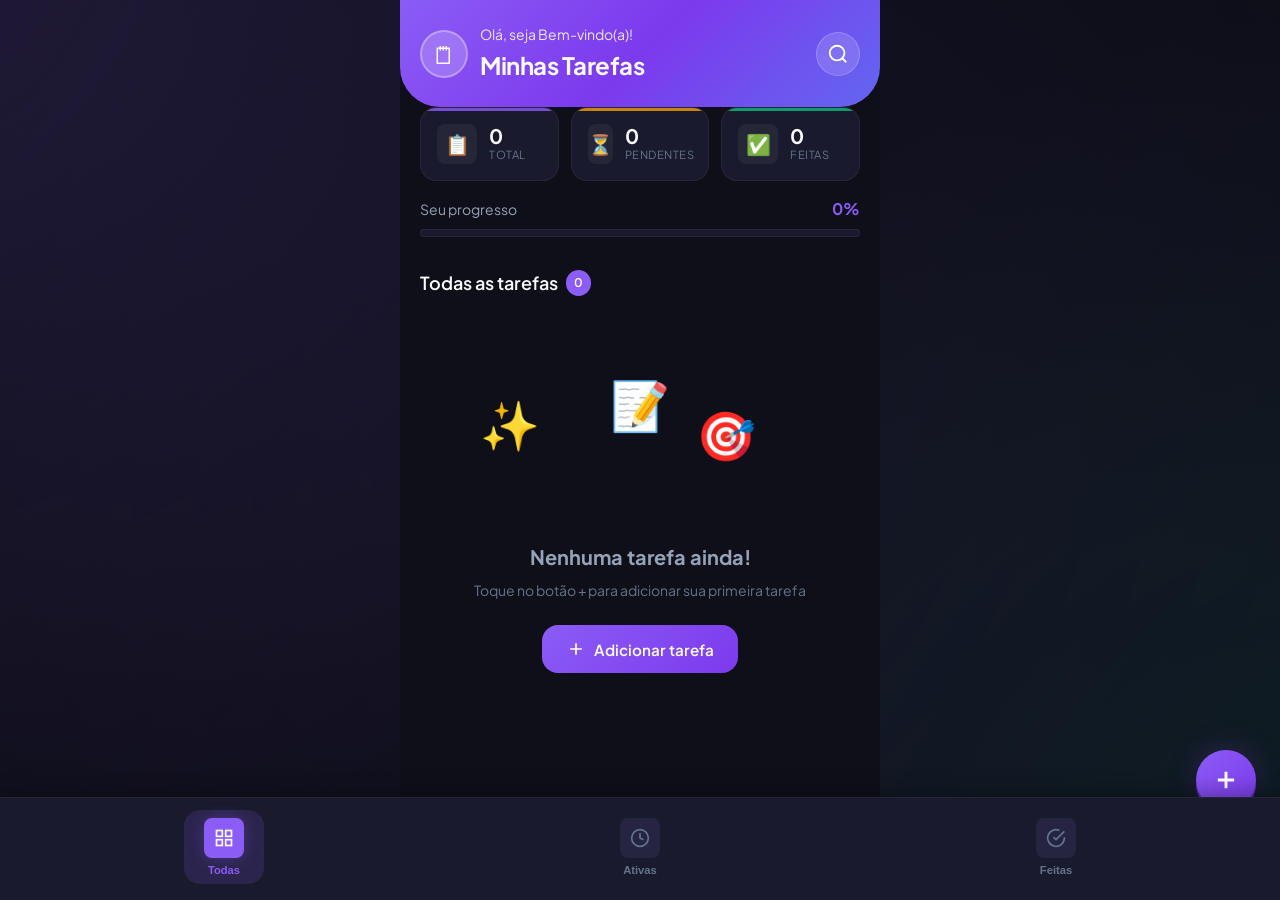
<file: index.html>
<!DOCTYPE html>
<html lang="pt-BR">
<head>
    <meta charset="UTF-8">
    <meta name="viewport" content="width=device-width, initial-scale=1.0, maximum-scale=1.0, user-scalable=no">
    <meta name="theme-color" content="#8B5CF6">
    <meta name="description" content="Gerenciador de tarefas offline - Organize suas tarefas em qualquer lugar">
    <meta name="apple-mobile-web-app-capable" content="yes">
    <meta name="apple-mobile-web-app-status-bar-style" content="black-translucent">
    <meta name="apple-mobile-web-app-title" content="Minhas Tarefas">
    <title>Minhas Tarefas</title>
    
    <!-- manifest -->
    <link rel="manifest" href="manifest.json">
    <link rel="icon" type="image/svg+xml" href="data:image/svg+xml,<svg xmlns='http://www.w3.org/2000/svg' viewBox='0 0 100 100'><rect fill='%238B5CF6' rx='20' width='100' height='100'/><text x='50' y='65' font-size='50' text-anchor='middle' fill='white'>📝</text></svg>">
    <link rel="apple-touch-icon" href="data:image/svg+xml,<svg xmlns='http://www.w3.org/2000/svg' viewBox='0 0 100 100'><rect fill='%238B5CF6' rx='20' width='100' height='100'/><text x='50' y='65' font-size='50' text-anchor='middle' fill='white'>📝</text></svg>">
    
    <!-- fontes -->
    <link rel="preconnect" href="https://fonts.googleapis.com">
    <link rel="preconnect" href="https://fonts.gstatic.com" crossorigin>
    <link href="https://fonts.googleapis.com/css2?family=Plus+Jakarta+Sans:wght@400;500;600;700;800&display=swap" rel="stylesheet">
    
    <!-- estilização -->
    <link rel="stylesheet" href="styles.css">
</head>
<body>
    <div class="app-container">
        <!-- header  -->
        <header class="app-header">
            <div class="header-bg"></div>
            <div class="header-content">
                <div class="header-left">
                    <div class="avatar">
                        <span>🗒</span>
                    </div>
                    <div class="header-text">
                        <p class="greeting">Olá, seja Bem-vindo(a)!</p>
                        <h1>Minhas Tarefas</h1>
                    </div>
                </div>
                <button class="search-btn" id="searchBtn" aria-label="Buscar">
                    <svg width="22" height="22" viewBox="0 0 24 24" fill="none" stroke="currentColor" stroke-width="2">
                        <circle cx="11" cy="11" r="8"></circle>
                        <path d="m21 21-4.35-4.35"></path>
                    </svg>
                </button>
            </div>
            <div class="search-bar" id="searchBar">
                <input type="text" id="searchInput" placeholder="Buscar tarefas...">
                <button class="close-search" id="closeSearch">
                    <svg width="20" height="20" viewBox="0 0 24 24" fill="none" stroke="currentColor" stroke-width="2">
                        <path d="M18 6 6 18M6 6l12 12"></path>
                    </svg>
                </button>
            </div>
        </header>

        <!-- cards de resumo -->
        <div class="summary-cards">
            <div class="summary-card total">
                <div class="card-icon">📋</div>
                <div class="card-info">
                    <span class="card-number" id="totalCount">0</span>
                    <span class="card-label">Total</span>
                </div>
            </div>
            <div class="summary-card active">
                <div class="card-icon">⏳</div>
                <div class="card-info">
                    <span class="card-number" id="activeCount">0</span>
                    <span class="card-label">Pendentes</span>
                </div>
            </div>
            <div class="summary-card completed">
                <div class="card-icon">✅</div>
                <div class="card-info">
                    <span class="card-number" id="completedCount">0</span>
                    <span class="card-label">Feitas</span>
                </div>
            </div>
        </div>

        <!-- barra de progresso -->
        <div class="progress-section">
            <div class="progress-header">
                <span>Seu progresso</span>
                <span class="progress-percent" id="progressPercent">0%</span>
            </div>
            <div class="progress-bar">
                <div class="progress-fill" id="progressFill"></div>
            </div>
        </div>

        <!-- titulo -->
        <div class="section-header">
            <h2>
                <span id="filterTitle">Todas as tarefas</span>
                <span class="count-badge" id="sectionCount">0</span>
            </h2>
        </div>

        <!-- lista de tarefas -->
        <main class="task-list" id="taskList">
            <!-- as tarefas vao ser exibidas aqui -->
        </main>

        <!-- estado vazio -->
        <div class="empty-state" id="emptyState">
            <div class="empty-illustration">
                <div class="floating-task">📝</div>
                <div class="floating-task delay-1">✨</div>
                <div class="floating-task delay-2">🎯</div>
            </div>
            <h2>Nenhuma tarefa ainda!</h2>
            <p>Toque no botão + para adicionar sua primeira tarefa</p>
            <button class="add-first-btn" id="addFirstBtn">
                <svg width="20" height="20" viewBox="0 0 24 24" fill="none" stroke="currentColor" stroke-width="2">
                    <path d="M12 5v14M5 12h14"></path>
                </svg>
                Adicionar tarefa
            </button>
        </div>

        <!-- parte de cima, cabeçalho -->
        <nav class="bottom-nav">
            <button class="nav-tab active" data-filter="all">
                <div class="tab-icon">
                    <svg width="20" height="20" viewBox="0 0 24 24" fill="none" stroke="currentColor" stroke-width="2">
                        <rect x="3" y="3" width="7" height="7"></rect>
                        <rect x="14" y="3" width="7" height="7"></rect>
                        <rect x="14" y="14" width="7" height="7"></rect>
                        <rect x="3" y="14" width="7" height="7"></rect>
                    </svg>
                </div>
                <span class="tab-label">Todas</span>
            </button>
            <button class="nav-tab" data-filter="active">
                <div class="tab-icon">
                    <svg width="20" height="20" viewBox="0 0 24 24" fill="none" stroke="currentColor" stroke-width="2">
                        <circle cx="12" cy="12" r="10"></circle>
                        <polyline points="12,6 12,12 16,14"></polyline>
                    </svg>
                </div>
                <span class="tab-label">Ativas</span>
            </button>
            <button class="nav-tab" data-filter="completed">
                <div class="tab-icon">
                    <svg width="20" height="20" viewBox="0 0 24 24" fill="none" stroke="currentColor" stroke-width="2">
                        <path d="M22 11.08V12a10 10 0 1 1-5.93-9.14"></path>
                        <polyline points="22,4 12,14.01 9,11.01"></polyline>
                    </svg>
                </div>
                <span class="tab-label">Feitas</span>
            </button>
        </nav>
        <!-- botão de ação flutuante -->
        <button class="fab" id="addTaskBtn" aria-label="Adicionar tarefa">
            <svg width="28" height="28" viewBox="0 0 24 24" fill="none" stroke="currentColor" stroke-width="2.5">
                <path d="M12 5v14M5 12h14"></path>
            </svg>
        </button>
    </div>

    <!--criação/edição tarefas -->
    <div class="modal-overlay" id="modalOverlay">
        <div class="modal">
            <div class="modal-header">
                <div class="modal-icon" id="modalIcon">
                    <svg width="24" height="24" viewBox="0 0 24 24" fill="none" stroke="currentColor" stroke-width="2">
                        <path d="M12 5v14M5 12h14"></path>
                    </svg>
                </div>
                <h2 id="modalTitle">Nova Tarefa</h2>
                <button class="modal-close" id="modalClose" aria-label="Fechar">
                    <svg width="24" height="24" viewBox="0 0 24 24" fill="none" stroke="currentColor" stroke-width="2">
                        <path d="M18 6 6 18M6 6l12 12"></path>
                    </svg>
                </button>
            </div>
            <form id="taskForm">
                <input type="hidden" id="taskId">
                <div class="form-group">
                    <label for="taskTitle">
                        <svg width="16" height="16" viewBox="0 0 24 24" fill="none" stroke="currentColor" stroke-width="2">
                            <path d="M11 4H4a2 2 0 0 0-2 2v14a2 2 0 0 0 2 2h14a2 2 0 0 0 2-2v-7"></path>
                            <path d="M18.5 2.5a2.121 2.121 0 0 1 3 3L12 15l-4 1 1-4 9.5-9.5z"></path>
                        </svg>
                        Título *
                    </label>
                    <input type="text" id="taskTitle" placeholder="O que você precisa fazer?" required>
                </div>
                <div class="form-group">
                    <label for="taskCategory">
                        <svg width="16" height="16" viewBox="0 0 24 24" fill="none" stroke="currentColor" stroke-width="2">
                            <path d="M22 19a2 2 0 0 1-2 2H4a2 2 0 0 1-2-2V5a2 2 0 0 1 2-2h5l2 3h9a2 2 0 0 1 2 2z"></path>
                        </svg>
                        Categoria
                    </label>
                    <div class="category-select">
                        <select id="taskCategory">
                            <option value="">Selecione...</option>
                            <option value="personal">👤 Pessoal</option>
                            <option value="work">💼 Trabalho</option>
                            <option value="shopping">🛒 Compras</option>
                            <option value="health">💪 Saúde</option>
                            <option value="study">📚 Estudos</option>
                            <option value="other">📌 Outro</option>
                        </select>
                    </div>
                </div>
                <div class="form-group">
                    <label for="taskDueDate">
                        <svg width="16" height="16" viewBox="0 0 24 24" fill="none" stroke="currentColor" stroke-width="2">
                            <rect x="3" y="4" width="18" height="18" rx="2" ry="2"></rect>
                            <line x1="16" y1="2" x2="16" y2="6"></line>
                            <line x1="8" y1="2" x2="8" y2="6"></line>
                            <line x1="3" y1="10" x2="21" y2="10"></line>
                        </svg>
                        Data de vencimento
                    </label>
                    <input type="date" id="taskDueDate">
                </div>
                <div class="form-actions">
                    <button type="button" class="btn btn-secondary" id="cancelBtn">Cancelar</button>
                    <button type="submit" class="btn btn-primary">
                        <svg width="18" height="18" viewBox="0 0 24 24" fill="none" stroke="currentColor" stroke-width="2">
                            <polyline points="20,6 9,17 4,12"></polyline>
                        </svg>
                        Salvar
                    </button>
                </div>
                <button type="button" class="btn btn-danger delete-btn" id="deleteBtn">
                    <svg width="18" height="18" viewBox="0 0 24 24" fill="none" stroke="currentColor" stroke-width="2">
                        <polyline points="3,6 5,6 21,6"></polyline>
                        <path d="M19 6v14a2 2 0 0 1-2 2H7a2 2 0 0 1-2-2V6m3 0V4a2 2 0 0 1 2-2h4a2 2 0 0 1 2 2v2"></path>
                    </svg>
                    Excluir Tarefa
                </button>
            </form>
        </div>
    </div>

    <!-- confirmação de delete -->
    <div class="confirm-overlay" id="confirmOverlay">
        <div class="confirm-dialog">
            <div class="confirm-icon">🗑️</div>
            <h3>Confirmar exclusão</h3>
            <p>Tem certeza que deseja excluir esta tarefa?</p>
            <div class="confirm-actions">
                <button class="btn btn-secondary" id="confirmCancel">Cancelar</button>
                <button class="btn btn-danger" id="confirmDelete">Excluir</button>
            </div>
        </div>
    </div>

    <!-- notificação --> 
    <div class="toast" id="toast">
        <span class="toast-message" id="toastMessage"></span>
    </div>

    <script src="app.js"></script>
</body>
</html>
</file>
<file: styles.css>
:root {
    --primary: #8B5CF6;
    --primary-dark: #7C3AED;
    --primary-light: #A78BFA;
    --primary-glow: rgba(139, 92, 246, 0.3);
    --secondary: #10B981;
    --secondary-dark: #059669;
    --background: #0F0F1A;
    --surface: #1A1A2E;
    --surface-elevated: #252542;
    --text-primary: #F8FAFC;
    --text-secondary: #94A3B8;
    --text-muted: #64748B;
    --danger: #EF4444;
    --danger-light: #FEE2E2;
    --warning: #F59E0B;
    --warning-light: #FEF3C7;
    --shadow-sm: 0 2px 4px rgba(0, 0, 0, 0.3);
    --shadow-md: 0 4px 12px rgba(0, 0, 0, 0.4);
    --shadow-lg: 0 8px 24px rgba(0, 0, 0, 0.5);
    --shadow-glow: 0 0 20px var(--primary-glow);
    --radius-sm: 8px;
    --radius-md: 16px;
    --radius-lg: 24px;
    --radius-full: 9999px;
    --transition: all 0.3s cubic-bezier(0.4, 0, 0.2, 1);
}

*, *::before, *::after {
    box-sizing: border-box;
    margin: 0;
    padding: 0;
}

html {
    font-size: 16px;
    -webkit-font-smoothing: antialiased;
    -moz-osx-font-smoothing: grayscale;
}

body {
    font-family: 'Plus Jakarta Sans', system-ui, -apple-system, sans-serif;
    background: var(--background);
    color: var(--text-primary);
    line-height: 1.5;
    min-height: 100vh;
    overflow-x: hidden;
}

body::before {
    content: '';
    position: fixed;
    top: -50%;
    left: -50%;
    width: 200%;
    height: 200%;
    background: 
        radial-gradient(circle at 20% 20%, rgba(139, 92, 246, 0.15) 0%, transparent 40%),
        radial-gradient(circle at 80% 80%, rgba(16, 185, 129, 0.1) 0%, transparent 40%),
        radial-gradient(circle at 50% 50%, rgba(139, 92, 246, 0.05) 0%, transparent 50%);
    pointer-events: none;
    z-index: -1;
}

.app-container {
    max-width: 480px;
    margin: 0 auto;
    min-height: 100vh;
    padding-bottom: 100px;
    position: relative;
}

.app-header {
    position: sticky;
    top: 0;
    z-index: 100;
    padding: 1rem 1.25rem 1.5rem;
}

.header-bg {
    position: absolute;
    top: 0;
    left: 0;
    right: 0;
    bottom: 0;
    background: linear-gradient(135deg, var(--primary) 0%, var(--primary-dark) 50%, #6366F1 100%);
    border-radius: 0 0 40px 40px;
    z-index: -1;
}

.header-content {
    display: flex;
    justify-content: space-between;
    align-items: center;
    margin-top: 0.5rem;
}

.header-left {
    display: flex;
    align-items: center;
    gap: 0.75rem;
}

.avatar {
    width: 48px;
    height: 48px;
    background: rgba(255, 255, 255, 0.2);
    border-radius: var(--radius-full);
    display: flex;
    align-items: center;
    justify-content: center;
    font-size: 1.5rem;
    backdrop-filter: blur(10px);
    border: 2px solid rgba(255, 255, 255, 0.3);
}

.header-text .greeting {
    font-size: 0.875rem;
    opacity: 0.9;
    margin-bottom: 0.125rem;
}

.header-text h1 {
    font-size: 1.5rem;
    font-weight: 700;
    letter-spacing: -0.5px;
}

.search-btn {
    width: 44px;
    height: 44px;
    background: rgba(255, 255, 255, 0.15);
    border: 1px solid rgba(255, 255, 255, 0.2);
    border-radius: var(--radius-full);
    cursor: pointer;
    display: flex;
    align-items: center;
    justify-content: center;
    transition: var(--transition);
    color: white;
    backdrop-filter: blur(10px);
}

.search-btn:hover {
    background: rgba(255, 255, 255, 0.25);
    transform: scale(1.05);
}

.search-bar {
    display: none;
    margin-top: 1rem;
    animation: slideDown 0.3s ease;
}

.search-bar.active {
    display: flex;
    gap: 0.5rem;
}

.search-bar input {
    flex: 1;
    padding: 0.875rem 1.25rem;
    border: none;
    border-radius: var(--radius-md);
    font-size: 1rem;
    background: var(--surface);
    color: var(--text-primary);
    outline: none;
    font-family: inherit;
}

.search-bar input::placeholder {
    color: var(--text-muted);
}

.close-search {
    background: var(--surface-elevated);
    border: none;
    width: 44px;
    height: 44px;
    border-radius: var(--radius-md);
    color: var(--text-secondary);
    cursor: pointer;
    display: flex;
    align-items: center;
    justify-content: center;
    transition: var(--transition);
}

.close-search:hover {
    background: var(--danger);
    color: white;
}

@keyframes slideDown {
    from {
        opacity: 0;
        transform: translateY(-10px);
    }
    to {
        opacity: 1;
        transform: translateY(0);
    }
}


.summary-cards {
    display: flex;
    gap: 0.75rem;
    padding: 0 1.25rem;
    margin-bottom: 1rem;
}

.summary-card {
    flex: 1;
    background: var(--surface);
    border-radius: var(--radius-md);
    padding: 1rem;
    display: flex;
    align-items: center;
    gap: 0.75rem;
    border: 1px solid rgba(255, 255, 255, 0.05);
    transition: var(--transition);
    position: relative;
    overflow: hidden;
}

.summary-card::before {
    content: '';
    position: absolute;
    top: 0;
    left: 0;
    right: 0;
    height: 3px;
    background: var(--card-color, var(--primary));
    opacity: 0.8;
}

.summary-card.total { --card-color: #8B5CF6; }
.summary-card.active { --card-color: #F59E0B; }
.summary-card.completed { --card-color: #10B981; }

.summary-card:hover {
    transform: translateY(-2px);
    box-shadow: var(--shadow-md);
}

.card-icon {
    width: 40px;
    height: 40px;
    background: rgba(255, 255, 255, 0.05);
    border-radius: var(--radius-sm);
    display: flex;
    align-items: center;
    justify-content: center;
    font-size: 1.25rem;
}

.card-info {
    display: flex;
    flex-direction: column;
}

.card-number {
    font-size: 1.25rem;
    font-weight: 700;
    line-height: 1;
}

.card-label {
    font-size: 0.7rem;
    color: var(--text-muted);
    text-transform: uppercase;
    letter-spacing: 0.5px;
}


.progress-section {
    padding: 0 1.25rem 1rem;
}

.progress-header {
    display: flex;
    justify-content: space-between;
    align-items: center;
    margin-bottom: 0.5rem;
    font-size: 0.875rem;
    color: var(--text-secondary);
}

.progress-percent {
    font-weight: 700;
    color: var(--primary);
    font-size: 1rem;
}

.progress-bar {
    height: 8px;
    background: var(--surface);
    border-radius: var(--radius-full);
    overflow: hidden;
    border: 1px solid rgba(255, 255, 255, 0.05);
}

.progress-fill {
    height: 100%;
    background: linear-gradient(90deg, var(--primary) 0%, var(--secondary) 100%);
    border-radius: var(--radius-full);
    width: 0%;
    transition: width 0.5s cubic-bezier(0.4, 0, 0.2, 1);
    position: relative;
}

.progress-fill::after {
    content: '';
    position: absolute;
    top: 0;
    left: 0;
    right: 0;
    bottom: 0;
    background: linear-gradient(90deg, transparent 0%, rgba(255,255,255,0.3) 50%, transparent 100%);
    animation: shimmer 2s infinite;
}

@keyframes shimmer {
    0% { transform: translateX(-100%); }
    100% { transform: translateX(100%); }
}


.section-header {
    padding: 1rem 1.25rem 0.5rem;
}

.section-header h2 {
    font-size: 1.125rem;
    font-weight: 600;
    display: flex;
    align-items: center;
    gap: 0.5rem;
}

.count-badge {
    background: var(--primary);
    color: white;
    font-size: 0.75rem;
    padding: 0.25rem 0.5rem;
    border-radius: var(--radius-full);
    font-weight: 600;
}


.task-list {
    padding: 0.5rem 1.25rem;
    display: flex;
    flex-direction: column;
    gap: 0.75rem;
}

.task-card {
    background: var(--surface);
    border-radius: var(--radius-md);
    padding: 1rem 1.25rem;
    display: flex;
    align-items: center;
    gap: 1rem;
    cursor: pointer;
    transition: var(--transition);
    position: relative;
    overflow: hidden;
    border: 1px solid rgba(255, 255, 255, 0.03);
    animation: slideUp 0.4s ease forwards;
    opacity: 0;
}

.task-card:hover {
    transform: translateY(-3px);
    box-shadow: var(--shadow-lg);
    border-color: rgba(139, 92, 246, 0.3);
}

.task-card.completed {
    opacity: 0.6;
}

.task-card.completed .task-title {
    text-decoration: line-through;
    color: var(--text-muted);
}

.task-card.overdue:not(.completed) {
    border-left: 3px solid var(--warning);
    background: linear-gradient(90deg, rgba(245, 158, 11, 0.1) 0%, var(--surface) 30%);
}

@keyframes slideUp {
    from {
        opacity: 0;
        transform: translateY(20px);
    }
    to {
        opacity: 1;
        transform: translateY(0);
    }
}


.checkbox {
    width: 26px;
    height: 26px;
    min-width: 26px;
    border: 2px solid var(--primary-light);
    border-radius: var(--radius-full);
    cursor: pointer;
    display: flex;
    align-items: center;
    justify-content: center;
    transition: var(--transition);
    position: relative;
    background: transparent;
}

.checkbox:hover {
    border-color: var(--primary);
    box-shadow: 0 0 10px var(--primary-glow);
}

.checkbox.checked {
    background: linear-gradient(135deg, var(--secondary) 0%, var(--secondary-dark) 100%);
    border-color: var(--secondary);
    box-shadow: 0 0 15px rgba(16, 185, 129, 0.4);
}

.checkbox.checked::after {
    content: '✓';
    color: white;
    font-size: 14px;
    font-weight: bold;
    animation: checkPop 0.3s ease;
}

@keyframes checkPop {
    0% { transform: scale(0) rotate(-45deg); }
    50% { transform: scale(1.3) rotate(10deg); }
    100% { transform: scale(1) rotate(0); }
}


.task-content {
    flex: 1;
    min-width: 0;
}

.task-title {
    font-weight: 500;
    font-size: 0.95rem;
    margin-bottom: 0.375rem;
    word-break: break-word;
    transition: var(--transition);
}

.task-meta {
    display: flex;
    flex-wrap: wrap;
    gap: 0.5rem;
    align-items: center;
}

.category-badge {
    font-size: 0.7rem;
    padding: 0.25rem 0.625rem;
    border-radius: var(--radius-full);
    font-weight: 600;
    letter-spacing: 0.3px;
}

.category-badge.personal { 
    background: rgba(59, 130, 246, 0.2); 
    color: #60A5FA; 
}
.category-badge.work { 
    background: rgba(245, 158, 11, 0.2); 
    color: #FBBF24; 
}
.category-badge.shopping { 
    background: rgba(16, 185, 129, 0.2); 
    color: #34D399; 
}
.category-badge.health { 
    background: rgba(239, 68, 68, 0.2); 
    color: #F87171; 
}
.category-badge.study { 
    background: rgba(139, 92, 246, 0.2); 
    color: #A78BFA; 
}
.category-badge.other { 
    background: rgba(100, 116, 139, 0.2); 
    color: #94A3B8; 
}

.due-date {
    font-size: 0.7rem;
    color: var(--text-muted);
    display: flex;
    align-items: center;
    gap: 0.25rem;
    background: rgba(255, 255, 255, 0.05);
    padding: 0.25rem 0.5rem;
    border-radius: var(--radius-sm);
}

.due-date.overdue {
    color: var(--warning);
    background: rgba(245, 158, 11, 0.15);
}


.empty-state {
    display: none;
    text-align: center;
    padding: 3rem 1.5rem;
    color: var(--text-muted);
}

.empty-state.visible {
    display: block;
}

.empty-illustration {
    position: relative;
    height: 150px;
    margin-bottom: 1.5rem;
}

.floating-task {
    position: absolute;
    font-size: 3rem;
    animation: float 3s ease-in-out infinite;
    left: 50%;
    transform: translateX(-50%);
}

.floating-task:nth-child(1) { top: 0; }
.floating-task:nth-child(2) { top: 20px; left: 20%; animation-delay: 0.5s; }
.floating-task:nth-child(3) { top: 30px; left: 70%; animation-delay: 1s; }

.floating-task.delay-1 { animation-delay: 0.5s; }
.floating-task.delay-2 { animation-delay: 1s; }

@keyframes float {
    0%, 100% { transform: translateX(-50%) translateY(0); }
    50% { transform: translateX(-50%) translateY(-15px); }
}

.empty-state h2 {
    font-size: 1.25rem;
    color: var(--text-secondary);
    margin-bottom: 0.5rem;
}

.empty-state p {
    font-size: 0.875rem;
    margin-bottom: 1.5rem;
}

.add-first-btn {
    display: inline-flex;
    align-items: center;
    gap: 0.5rem;
    padding: 0.875rem 1.5rem;
    background: linear-gradient(135deg, var(--primary) 0%, var(--primary-dark) 100%);
    border: none;
    border-radius: var(--radius-md);
    color: white;
    font-size: 0.95rem;
    font-weight: 600;
    cursor: pointer;
    transition: var(--transition);
    font-family: inherit;
}

.add-first-btn:hover {
    transform: translateY(-2px);
    box-shadow: var(--shadow-glow);
}


.bottom-nav {
    position: fixed;
    bottom: 0;
    left: 0;
    right: 0;
    background: var(--surface);
    display: flex;
    justify-content: space-around;
    padding: 0.75rem 1rem 1rem;
    box-shadow: 0 -4px 20px rgba(0, 0, 0, 0.3);
    z-index: 100;
    border-top: 1px solid rgba(255, 255, 255, 0.05);
}

.nav-tab {
    display: flex;
    flex-direction: column;
    align-items: center;
    gap: 0.375rem;
    background: none;
    border: none;
    cursor: pointer;
    padding: 0.5rem 1.25rem;
    border-radius: var(--radius-md);
    transition: var(--transition);
    color: var(--text-muted);
}

.nav-tab:hover {
    background: rgba(139, 92, 246, 0.1);
}

.nav-tab.active {
    color: var(--primary);
    background: rgba(139, 92, 246, 0.15);
}

.nav-tab.active .tab-icon {
    background: var(--primary);
    color: white;
    box-shadow: 0 0 15px var(--primary-glow);
}

.tab-icon {
    width: 40px;
    height: 40px;
    background: var(--surface-elevated);
    border-radius: var(--radius-sm);
    display: flex;
    align-items: center;
    justify-content: center;
    transition: var(--transition);
}

.tab-label {
    font-size: 0.7rem;
    font-weight: 600;
}


.fab {
    position: fixed;
    bottom: 90px;
    right: 1.5rem;
    width: 60px;
    height: 60px;
    border-radius: var(--radius-full);
    background: linear-gradient(135deg, var(--primary) 0%, var(--primary-dark) 100%);
    border: none;
    color: white;
    cursor: pointer;
    box-shadow: var(--shadow-lg), 0 4px 0 var(--primary-dark), 0 0 30px var(--primary-glow);
    transition: var(--transition);
    display: flex;
    align-items: center;
    justify-content: center;
    z-index: 90;
}

.fab:hover {
    transform: translateY(-4px) scale(1.05);
    box-shadow: var(--shadow-lg), 0 8px 0 var(--primary-dark), 0 0 40px var(--primary-glow);
}

.fab:active {
    transform: translateY(2px);
    box-shadow: var(--shadow-lg), 0 2px 0 var(--primary-dark), 0 0 20px var(--primary-glow);
}


.modal-overlay {
    position: fixed;
    inset: 0;
    background: rgba(0, 0, 0, 0.7);
    backdrop-filter: blur(5px);
    display: flex;
    align-items: flex-end;
    justify-content: center;
    z-index: 200;
    opacity: 0;
    visibility: hidden;
    transition: var(--transition);
}

.modal-overlay.active {
    opacity: 1;
    visibility: visible;
}

.modal {
    background: var(--surface);
    width: 100%;
    max-width: 480px;
    border-radius: var(--radius-lg) var(--radius-lg) 0 0;
    padding: 1.5rem;
    transform: translateY(100%);
    transition: transform 0.4s cubic-bezier(0.4, 0, 0.2, 1);
    border-top: 1px solid rgba(255, 255, 255, 0.1);
}

.modal-overlay.active .modal {
    transform: translateY(0);
}

.modal-header {
    display: flex;
    align-items: center;
    gap: 1rem;
    margin-bottom: 1.5rem;
}

.modal-icon {
    width: 48px;
    height: 48px;
    background: linear-gradient(135deg, var(--primary) 0%, var(--primary-dark) 100%);
    border-radius: var(--radius-md);
    display: flex;
    align-items: center;
    justify-content: center;
    box-shadow: var(--shadow-glow);
}

.modal-header h2 {
    flex: 1;
    font-size: 1.25rem;
    font-weight: 700;
}

.modal-close {
    background: var(--surface-elevated);
    border: none;
    width: 40px;
    height: 40px;
    border-radius: var(--radius-full);
    cursor: pointer;
    display: flex;
    align-items: center;
    justify-content: center;
    color: var(--text-secondary);
    transition: var(--transition);
}

.modal-close:hover {
    background: var(--danger-light);
    color: var(--danger);
}


.form-group {
    margin-bottom: 1.25rem;
}

.form-group label {
    display: flex;
    align-items: center;
    gap: 0.5rem;
    font-size: 0.875rem;
    font-weight: 600;
    color: var(--text-secondary);
    margin-bottom: 0.625rem;
}

.form-group input,
.form-group select {
    width: 100%;
    padding: 0.875rem 1rem;
    border: 2px solid var(--surface-elevated);
    border-radius: var(--radius-md);
    font-size: 1rem;
    font-family: inherit;
    transition: var(--transition);
    outline: none;
    background: var(--surface-elevated);
    color: var(--text-primary);
}

.form-group input:focus,
.form-group select:focus {
    border-color: var(--primary);
    box-shadow: 0 0 0 3px var(--primary-glow);
}

.form-group input::placeholder {
    color: var(--text-muted);
}

.form-actions {
    display: flex;
    gap: 0.75rem;
    margin-top: 1.5rem;
}

.btn {
    flex: 1;
    padding: 0.875rem 1.25rem;
    border: none;
    border-radius: var(--radius-md);
    font-size: 0.95rem;
    font-weight: 600;
    cursor: pointer;
    transition: var(--transition);
    font-family: inherit;
    display: flex;
    align-items: center;
    justify-content: center;
    gap: 0.5rem;
}

.btn-primary {
    background: linear-gradient(135deg, var(--primary) 0%, var(--primary-dark) 100%);
    color: white;
    box-shadow: var(--shadow-glow);
}

.btn-primary:hover {
    transform: translateY(-2px);
    box-shadow: 0 0 25px var(--primary-glow);
}

.btn-secondary {
    background: var(--surface-elevated);
    color: var(--text-secondary);
}

.btn-secondary:hover {
    background: #2D2D4A;
    color: var(--text-primary);
}

.btn-danger {
    background: rgba(239, 68, 68, 0.15);
    color: var(--danger);
}

.btn-danger:hover {
    background: var(--danger);
    color: white;
}

.delete-btn {
    width: 100%;
    margin-top: 1rem;
    display: none;
}

.delete-btn.visible {
    display: flex;
}


.confirm-overlay {
    position: fixed;
    inset: 0;
    background: rgba(0, 0, 0, 0.8);
    backdrop-filter: blur(5px);
    display: flex;
    align-items: center;
    justify-content: center;
    z-index: 300;
    opacity: 0;
    visibility: hidden;
    transition: var(--transition);
}

.confirm-overlay.active {
    opacity: 1;
    visibility: visible;
}

.confirm-dialog {
    background: var(--surface);
    padding: 2rem;
    border-radius: var(--radius-lg);
    max-width: 320px;
    text-align: center;
    transform: scale(0.9);
    transition: var(--transition);
    border: 1px solid rgba(255, 255, 255, 0.1);
}

.confirm-overlay.active .confirm-dialog {
    transform: scale(1);
}

.confirm-icon {
    font-size: 3rem;
    margin-bottom: 1rem;
}

.confirm-dialog h3 {
    margin-bottom: 0.5rem;
    font-size: 1.125rem;
}

.confirm-dialog p {
    color: var(--text-secondary);
    margin-bottom: 1.5rem;
    font-size: 0.875rem;
}

.confirm-actions {
    display: flex;
    gap: 0.75rem;
}

.confirm-actions .btn {
    padding: 0.75rem 1rem;
}


.toast {
    position: fixed;
    bottom: 110px;
    left: 50%;
    transform: translateX(-50%) translateY(100px);
    background: var(--surface-elevated);
    color: var(--text-primary);
    padding: 0.875rem 1.5rem;
    border-radius: var(--radius-md);
    font-size: 0.875rem;
    font-weight: 500;
    opacity: 0;
    visibility: hidden;
    transition: var(--transition);
    z-index: 400;
    box-shadow: var(--shadow-lg);
    border: 1px solid rgba(255, 255, 255, 0.1);
    display: flex;
    align-items: center;
    gap: 0.5rem;
}

.toast.show {
    opacity: 1;
    visibility: visible;
    transform: translateX(-50%) translateY(0);
}

.toast::before {
    content: '✨';
}


@media (min-width: 480px) {
    .app-container {
        background: var(--background);
        min-height: 100vh;
    }
    
    .modal {
        border-radius: var(--radius-lg);
        margin-bottom: 2rem;
    }
}


::-webkit-scrollbar {
    width: 6px;
}

::-webkit-scrollbar-track {
    background: transparent;
}

::-webkit-scrollbar-thumb {
    background: var(--surface-elevated);
    border-radius: 3px;
}

::-webkit-scrollbar-thumb:hover {
    background: var(--primary-light);
}
</file>
